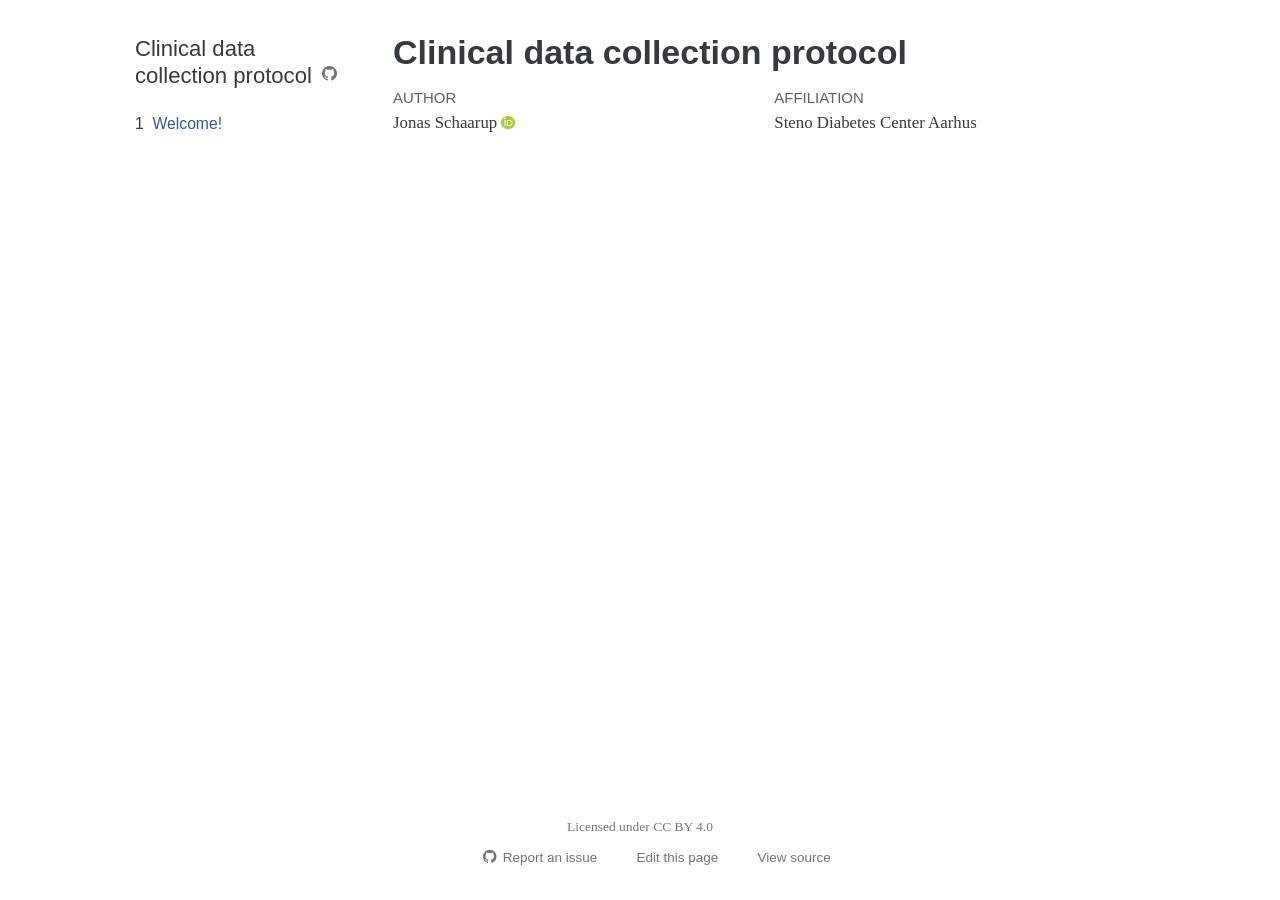
<file: index.html>
<!DOCTYPE html>
<html xmlns="http://www.w3.org/1999/xhtml" lang="en" xml:lang="en"><head>

<meta charset="utf-8">
<meta name="generator" content="quarto-1.9.38">

<meta name="viewport" content="width=device-width, initial-scale=1.0, user-scalable=yes">

<meta name="author" content="Jonas Schaarup">

<title>Clinical data collection protocol</title>
<style>
/* Default styles provided by pandoc.
** See https://pandoc.org/MANUAL.html#variables-for-html for config info.
*/
code{white-space: pre-wrap;}
span.smallcaps{font-variant: small-caps;}
div.columns{display: flex; gap: min(4vw, 1.5em);}
div.column{flex: auto; overflow-x: auto;}
div.hanging-indent{margin-left: 1.5em; text-indent: -1.5em;}
ul.task-list{list-style: none;}
ul.task-list li input[type="checkbox"] {
  width: 0.8em;
  margin: 0 0.8em 0.2em -1em; /* quarto-specific, see https://github.com/quarto-dev/quarto-cli/issues/4556 */ 
  vertical-align: middle;
}
</style>


<script src="site_libs/quarto-nav/quarto-nav.js"></script>
<script src="site_libs/quarto-nav/headroom.min.js"></script>
<script src="site_libs/clipboard/clipboard.min.js"></script>
<script src="site_libs/quarto-search/autocomplete.umd.js"></script>
<script src="site_libs/quarto-search/fuse.min.js"></script>
<script src="site_libs/quarto-search/quarto-search.js"></script>
<meta name="quarto:offset" content="./">
<script src="site_libs/quarto-html/quarto.js" type="module"></script>
<script src="site_libs/quarto-html/tabsets/tabsets.js" type="module"></script>
<script src="site_libs/quarto-html/popper.min.js"></script>
<script src="site_libs/quarto-html/tippy.umd.min.js"></script>
<script src="site_libs/quarto-html/anchor.min.js"></script>
<link href="site_libs/quarto-html/tippy.css" rel="stylesheet">
<link href="site_libs/quarto-html/quarto-syntax-highlighting-15634bcf2e68342d4ad2dfa704d543f6.css" rel="stylesheet" id="quarto-text-highlighting-styles">
<script src="site_libs/bootstrap/bootstrap.min.js"></script>
<link href="site_libs/bootstrap/bootstrap-icons.css" rel="stylesheet">
<link href="site_libs/bootstrap/bootstrap-41365d3d4228db3de44a4258352587a3.min.css" rel="stylesheet" append-hash="true" id="quarto-bootstrap" data-mode="light">
<script id="quarto-search-options" type="application/json">{
  "location": "navbar",
  "copy-button": false,
  "collapse-after": 3,
  "panel-placement": "end",
  "type": "textbox",
  "limit": 50,
  "keyboard-shortcut": [
    "f",
    "/",
    "s"
  ],
  "language": {
    "search-no-results-text": "No results",
    "search-matching-documents-text": "matching documents",
    "search-copy-link-title": "Copy link to search",
    "search-hide-matches-text": "Hide additional matches",
    "search-more-match-text": "more match in this document",
    "search-more-matches-text": "more matches in this document",
    "search-clear-button-title": "Clear",
    "search-text-placeholder": "",
    "search-detached-cancel-button-title": "Cancel",
    "search-submit-button-title": "Submit",
    "search-label": "Search"
  }
}</script>


</head>

<body class="nav-sidebar floating fullcontent quarto-light">

<div id="quarto-search-results"></div>
  <header id="quarto-header" class="headroom fixed-top">
  <nav class="quarto-secondary-nav">
    <div class="container-fluid d-flex">
      <button type="button" class="quarto-btn-toggle btn" data-bs-toggle="collapse" role="button" data-bs-target=".quarto-sidebar-collapse-item" aria-controls="quarto-sidebar" aria-expanded="false" aria-label="Toggle sidebar navigation" onclick="if (window.quartoToggleHeadroom) { window.quartoToggleHeadroom(); }">
        <i class="bi bi-layout-text-sidebar-reverse"></i>
      </button>
        <nav class="quarto-page-breadcrumbs" aria-label="breadcrumb"><ol class="breadcrumb"><li class="breadcrumb-item"><a href="./index.html"><span class="chapter-number">1</span>&nbsp; <span class="chapter-title">Welcome!</span></a></li></ol></nav>
        <a class="flex-grow-1" role="navigation" data-bs-toggle="collapse" data-bs-target=".quarto-sidebar-collapse-item" aria-controls="quarto-sidebar" aria-expanded="false" aria-label="Toggle sidebar navigation" onclick="if (window.quartoToggleHeadroom) { window.quartoToggleHeadroom(); }">      
        </a>
    </div>
  </nav>
</header>
<!-- content -->
<div id="quarto-content" class="quarto-container page-columns page-rows-contents page-layout-article">
<!-- sidebar -->
  <nav id="quarto-sidebar" class="sidebar collapse collapse-horizontal quarto-sidebar-collapse-item sidebar-navigation floating overflow-auto">
    <div class="pt-lg-2 mt-2 text-left sidebar-header">
    <div class="sidebar-title mb-0 py-0">
      <a href="./">Clinical data collection protocol</a> 
        <div class="sidebar-tools-main">
    <a href="https://github.com/dp-next/wp3-d-clin-protocol" title="Source Code" class="quarto-navigation-tool px-1" aria-label="Source Code"><i class="bi bi-github"></i></a>
</div>
    </div>
      </div>
    <div class="sidebar-menu-container"> 
    <ul class="list-unstyled mt-1">
        <li class="sidebar-item">
  <div class="sidebar-item-container"> 
  <a href="./index.html" class="sidebar-item-text sidebar-link active">
 <span class="menu-text"><span class="chapter-number">1</span>&nbsp; <span class="chapter-title">Welcome!</span></span></a>
  </div>
</li>
    </ul>
    </div>
</nav>
<div id="quarto-sidebar-glass" class="quarto-sidebar-collapse-item" data-bs-toggle="collapse" data-bs-target=".quarto-sidebar-collapse-item"></div>
<!-- margin-sidebar -->
    
<!-- main -->
<main class="content" id="quarto-document-content">

<header id="title-block-header" class="quarto-title-block default">
<div class="quarto-title">
<h1 class="title">Clinical data collection protocol</h1>
</div>


<div class="quarto-title-meta-author">
  <div class="quarto-title-meta-heading">Author</div>
  <div class="quarto-title-meta-heading">Affiliation</div>
  
    <div class="quarto-title-meta-contents">
    <p class="author">Jonas Schaarup <a href="https://orcid.org/0000-0002-7209-2675" class="quarto-title-author-orcid"> <img src="[data-uri]"></a></p>
  </div>
  <div class="quarto-title-meta-contents">
        <p class="affiliation">
            Steno Diabetes Center Aarhus
          </p>
      </div>
  </div>

<div class="quarto-title-meta">

      
  
    
  </div>
  


</header>





</main> <!-- /main -->
<script id="quarto-html-after-body" type="application/javascript">
  window.document.addEventListener("DOMContentLoaded", function (event) {
    const icon = "";
    const anchorJS = new window.AnchorJS();
    anchorJS.options = {
      placement: 'right',
      icon: icon
    };
    anchorJS.add('.anchored');
    const isCodeAnnotation = (el) => {
      for (const clz of el.classList) {
        if (clz.startsWith('code-annotation-')) {                     
          return true;
        }
      }
      return false;
    }
    const onCopySuccess = function(e) {
      // button target
      const button = e.trigger;
      // don't keep focus
      button.blur();
      // flash "checked"
      button.classList.add('code-copy-button-checked');
      var currentTitle = button.getAttribute("title");
      button.setAttribute("title", "Copied!");
      let tooltip;
      if (window.bootstrap) {
        button.setAttribute("data-bs-toggle", "tooltip");
        button.setAttribute("data-bs-placement", "left");
        button.setAttribute("data-bs-title", "Copied!");
        tooltip = new bootstrap.Tooltip(button, 
          { trigger: "manual", 
            customClass: "code-copy-button-tooltip",
            offset: [0, -8]});
        tooltip.show();    
      }
      setTimeout(function() {
        if (tooltip) {
          tooltip.hide();
          button.removeAttribute("data-bs-title");
          button.removeAttribute("data-bs-toggle");
          button.removeAttribute("data-bs-placement");
        }
        button.setAttribute("title", currentTitle);
        button.classList.remove('code-copy-button-checked');
      }, 1000);
      // clear code selection
      e.clearSelection();
    }
    const getTextToCopy = function(trigger) {
      const outerScaffold = trigger.parentElement.cloneNode(true);
      const codeEl = outerScaffold.querySelector('code');
      for (const childEl of codeEl.children) {
        if (isCodeAnnotation(childEl)) {
          childEl.remove();
        }
      }
      return codeEl.innerText;
    }
    const clipboard = new window.ClipboardJS('.code-copy-button:not([data-in-quarto-modal])', {
      text: getTextToCopy
    });
    clipboard.on('success', onCopySuccess);
    if (window.document.getElementById('quarto-embedded-source-code-modal')) {
      const clipboardModal = new window.ClipboardJS('.code-copy-button[data-in-quarto-modal]', {
        text: getTextToCopy,
        container: window.document.getElementById('quarto-embedded-source-code-modal')
      });
      clipboardModal.on('success', onCopySuccess);
    }
      var localhostRegex = new RegExp(/^(?:http|https):\/\/localhost\:?[0-9]*\//);
      var mailtoRegex = new RegExp(/^mailto:/);
        var filterRegex = new RegExp("https:\/\/dp-next\.github\.io\/wp3-d-clin-protocol\/");
      var isInternal = (href) => {
          return filterRegex.test(href) || localhostRegex.test(href) || mailtoRegex.test(href);
      }
      // Inspect non-navigation links and adorn them if external
     var links = window.document.querySelectorAll('a[href]:not(.nav-link):not(.navbar-brand):not(.toc-action):not(.sidebar-link):not(.sidebar-item-toggle):not(.pagination-link):not(.no-external):not([aria-hidden]):not(.dropdown-item):not(.quarto-navigation-tool):not(.about-link)');
      for (var i=0; i<links.length; i++) {
        const link = links[i];
        if (!isInternal(link.href)) {
          // undo the damage that might have been done by quarto-nav.js in the case of
          // links that we want to consider external
          if (link.dataset.originalHref !== undefined) {
            link.href = link.dataset.originalHref;
          }
        }
      }
    function tippyHover(el, contentFn, onTriggerFn, onUntriggerFn) {
      const config = {
        allowHTML: true,
        maxWidth: 500,
        delay: 100,
        arrow: false,
        appendTo: function(el) {
            return el.parentElement;
        },
        interactive: true,
        interactiveBorder: 10,
        theme: 'quarto',
        placement: 'bottom-start',
      };
      if (contentFn) {
        config.content = contentFn;
      }
      if (onTriggerFn) {
        config.onTrigger = onTriggerFn;
      }
      if (onUntriggerFn) {
        config.onUntrigger = onUntriggerFn;
      }
      window.tippy(el, config); 
    }
    const noterefs = window.document.querySelectorAll('a[role="doc-noteref"]');
    for (var i=0; i<noterefs.length; i++) {
      const ref = noterefs[i];
      tippyHover(ref, function() {
        // use id or data attribute instead here
        let href = ref.getAttribute('data-footnote-href') || ref.getAttribute('href');
        try { href = new URL(href).hash; } catch {}
        const id = href.replace(/^#\/?/, "");
        const note = window.document.getElementById(id);
        if (note) {
          return note.innerHTML;
        } else {
          return "";
        }
      });
    }
    const xrefs = window.document.querySelectorAll('a.quarto-xref');
    const processXRef = (id, note) => {
      // Strip column container classes
      const stripColumnClz = (el) => {
        el.classList.remove("page-full", "page-columns");
        if (el.children) {
          for (const child of el.children) {
            stripColumnClz(child);
          }
        }
      }
      stripColumnClz(note)
      if (id === null || id.startsWith('sec-')) {
        // Special case sections, only their first couple elements
        const container = document.createElement("div");
        if (note.children && note.children.length > 2) {
          container.appendChild(note.children[0].cloneNode(true));
          for (let i = 1; i < note.children.length; i++) {
            const child = note.children[i];
            if (child.tagName === "P" && child.innerText === "") {
              continue;
            } else {
              container.appendChild(child.cloneNode(true));
              break;
            }
          }
          if (window.Quarto?.typesetMath) {
            window.Quarto.typesetMath(container);
          }
          return container.innerHTML
        } else {
          if (window.Quarto?.typesetMath) {
            window.Quarto.typesetMath(note);
          }
          return note.innerHTML;
        }
      } else {
        // Remove any anchor links if they are present
        const anchorLink = note.querySelector('a.anchorjs-link');
        if (anchorLink) {
          anchorLink.remove();
        }
        if (window.Quarto?.typesetMath) {
          window.Quarto.typesetMath(note);
        }
        if (note.classList.contains("callout")) {
          return note.outerHTML;
        } else {
          return note.innerHTML;
        }
      }
    }
    for (var i=0; i<xrefs.length; i++) {
      const xref = xrefs[i];
      tippyHover(xref, undefined, function(instance) {
        instance.disable();
        let url = xref.getAttribute('href');
        let hash = undefined; 
        if (url.startsWith('#')) {
          hash = url;
        } else {
          try { hash = new URL(url).hash; } catch {}
        }
        if (hash) {
          const id = hash.replace(/^#\/?/, "");
          const note = window.document.getElementById(id);
          if (note !== null) {
            try {
              const html = processXRef(id, note.cloneNode(true));
              instance.setContent(html);
            } finally {
              instance.enable();
              instance.show();
            }
          } else {
            // See if we can fetch this
            fetch(url.split('#')[0])
            .then(res => res.text())
            .then(html => {
              const parser = new DOMParser();
              const htmlDoc = parser.parseFromString(html, "text/html");
              const note = htmlDoc.getElementById(id);
              if (note !== null) {
                const html = processXRef(id, note);
                instance.setContent(html);
              } 
            }).finally(() => {
              instance.enable();
              instance.show();
            });
          }
        } else {
          // See if we can fetch a full url (with no hash to target)
          // This is a special case and we should probably do some content thinning / targeting
          fetch(url)
          .then(res => res.text())
          .then(html => {
            const parser = new DOMParser();
            const htmlDoc = parser.parseFromString(html, "text/html");
            const note = htmlDoc.querySelector('main.content');
            if (note !== null) {
              // This should only happen for chapter cross references
              // (since there is no id in the URL)
              // remove the first header
              if (note.children.length > 0 && note.children[0].tagName === "HEADER") {
                note.children[0].remove();
              }
              const html = processXRef(null, note);
              instance.setContent(html);
            } 
          }).finally(() => {
            instance.enable();
            instance.show();
          });
        }
      }, function(instance) {
      });
    }
        let selectedAnnoteEl;
        const selectorForAnnotation = ( cell, annotation) => {
          let cellAttr = 'data-code-cell="' + cell + '"';
          let lineAttr = 'data-code-annotation="' +  annotation + '"';
          const selector = 'span[' + cellAttr + '][' + lineAttr + ']';
          return selector;
        }
        const selectCodeLines = (annoteEl) => {
          const doc = window.document;
          const targetCell = annoteEl.getAttribute("data-target-cell");
          const targetAnnotation = annoteEl.getAttribute("data-target-annotation");
          const annoteSpan = window.document.querySelector(selectorForAnnotation(targetCell, targetAnnotation));
          const lines = annoteSpan.getAttribute("data-code-lines").split(",");
          const lineIds = lines.map((line) => {
            return targetCell + "-" + line;
          })
          let top = null;
          let height = null;
          let parent = null;
          if (lineIds.length > 0) {
              //compute the position of the single el (top and bottom and make a div)
              const el = window.document.getElementById(lineIds[0]);
              top = el.offsetTop;
              height = el.offsetHeight;
              parent = el.parentElement.parentElement;
            if (lineIds.length > 1) {
              const lastEl = window.document.getElementById(lineIds[lineIds.length - 1]);
              const bottom = lastEl.offsetTop + lastEl.offsetHeight;
              height = bottom - top;
            }
            if (top !== null && height !== null && parent !== null) {
              // cook up a div (if necessary) and position it 
              let div = window.document.getElementById("code-annotation-line-highlight");
              if (div === null) {
                div = window.document.createElement("div");
                div.setAttribute("id", "code-annotation-line-highlight");
                div.style.position = 'absolute';
                parent.appendChild(div);
              }
              div.style.top = top - 2 + "px";
              div.style.height = height + 4 + "px";
              div.style.left = 0;
              let gutterDiv = window.document.getElementById("code-annotation-line-highlight-gutter");
              if (gutterDiv === null) {
                gutterDiv = window.document.createElement("div");
                gutterDiv.setAttribute("id", "code-annotation-line-highlight-gutter");
                gutterDiv.style.position = 'absolute';
                const codeCell = window.document.getElementById(targetCell);
                const gutter = codeCell.querySelector('.code-annotation-gutter');
                gutter.appendChild(gutterDiv);
              }
              gutterDiv.style.top = top - 2 + "px";
              gutterDiv.style.height = height + 4 + "px";
            }
            selectedAnnoteEl = annoteEl;
          }
        };
        const unselectCodeLines = () => {
          const elementsIds = ["code-annotation-line-highlight", "code-annotation-line-highlight-gutter"];
          elementsIds.forEach((elId) => {
            const div = window.document.getElementById(elId);
            if (div) {
              div.remove();
            }
          });
          selectedAnnoteEl = undefined;
        };
          // Handle positioning of the toggle
      window.addEventListener(
        "resize",
        throttle(() => {
          elRect = undefined;
          if (selectedAnnoteEl) {
            selectCodeLines(selectedAnnoteEl);
          }
        }, 10)
      );
      function throttle(fn, ms) {
      let throttle = false;
      let timer;
        return (...args) => {
          if(!throttle) { // first call gets through
              fn.apply(this, args);
              throttle = true;
          } else { // all the others get throttled
              if(timer) clearTimeout(timer); // cancel #2
              timer = setTimeout(() => {
                fn.apply(this, args);
                timer = throttle = false;
              }, ms);
          }
        };
      }
        // Attach click handler to the DT
        const annoteDls = window.document.querySelectorAll('dt[data-target-cell]');
        for (const annoteDlNode of annoteDls) {
          annoteDlNode.addEventListener('click', (event) => {
            const clickedEl = event.target;
            if (clickedEl !== selectedAnnoteEl) {
              unselectCodeLines();
              const activeEl = window.document.querySelector('dt[data-target-cell].code-annotation-active');
              if (activeEl) {
                activeEl.classList.remove('code-annotation-active');
              }
              selectCodeLines(clickedEl);
              clickedEl.classList.add('code-annotation-active');
            } else {
              // Unselect the line
              unselectCodeLines();
              clickedEl.classList.remove('code-annotation-active');
            }
          });
        }
    const findCites = (el) => {
      const parentEl = el.parentElement;
      if (parentEl) {
        const cites = parentEl.dataset.cites;
        if (cites) {
          return {
            el,
            cites: cites.split(' ')
          };
        } else {
          return findCites(el.parentElement)
        }
      } else {
        return undefined;
      }
    };
    var bibliorefs = window.document.querySelectorAll('a[role="doc-biblioref"]');
    for (var i=0; i<bibliorefs.length; i++) {
      const ref = bibliorefs[i];
      const citeInfo = findCites(ref);
      if (citeInfo) {
        tippyHover(citeInfo.el, function() {
          var popup = window.document.createElement('div');
          citeInfo.cites.forEach(function(cite) {
            var citeDiv = window.document.createElement('div');
            citeDiv.classList.add('hanging-indent');
            citeDiv.classList.add('csl-entry');
            var biblioDiv = window.document.getElementById('ref-' + cite);
            if (biblioDiv) {
              citeDiv.innerHTML = biblioDiv.innerHTML;
            }
            popup.appendChild(citeDiv);
          });
          return popup.innerHTML;
        });
      }
    }
  });
  </script>
</div> <!-- /content -->
<footer class="footer">
  <div class="nav-footer">
    <div class="nav-footer-left">
      &nbsp;
    </div>   
    <div class="nav-footer-center">
      <ul class="footer-items list-unstyled">
    <li class="nav-item">
    <a class="nav-link" href="./LICENSE.html">
<p>Licensed under CC BY 4.0</p>
</a>
  </li>  
</ul>
    <div class="toc-actions"><ul><li><a href="https://github.com/dp-next/wp3-d-clin-protocol/issues/new" class="toc-action"><i class="bi bi-github"></i>Report an issue</a></li><li><a href="https://github.com/dp-next/wp3-d-clin-protocol/edit/main/index.qmd" class="toc-action"><i class="bi empty"></i>Edit this page</a></li><li><a href="https://github.com/dp-next/wp3-d-clin-protocol/blob/main/index.qmd" class="toc-action"><i class="bi empty"></i>View source</a></li></ul></div></div>
    <div class="nav-footer-right">
      &nbsp;
    </div>
  </div>
</footer>




</body></html>
</file>
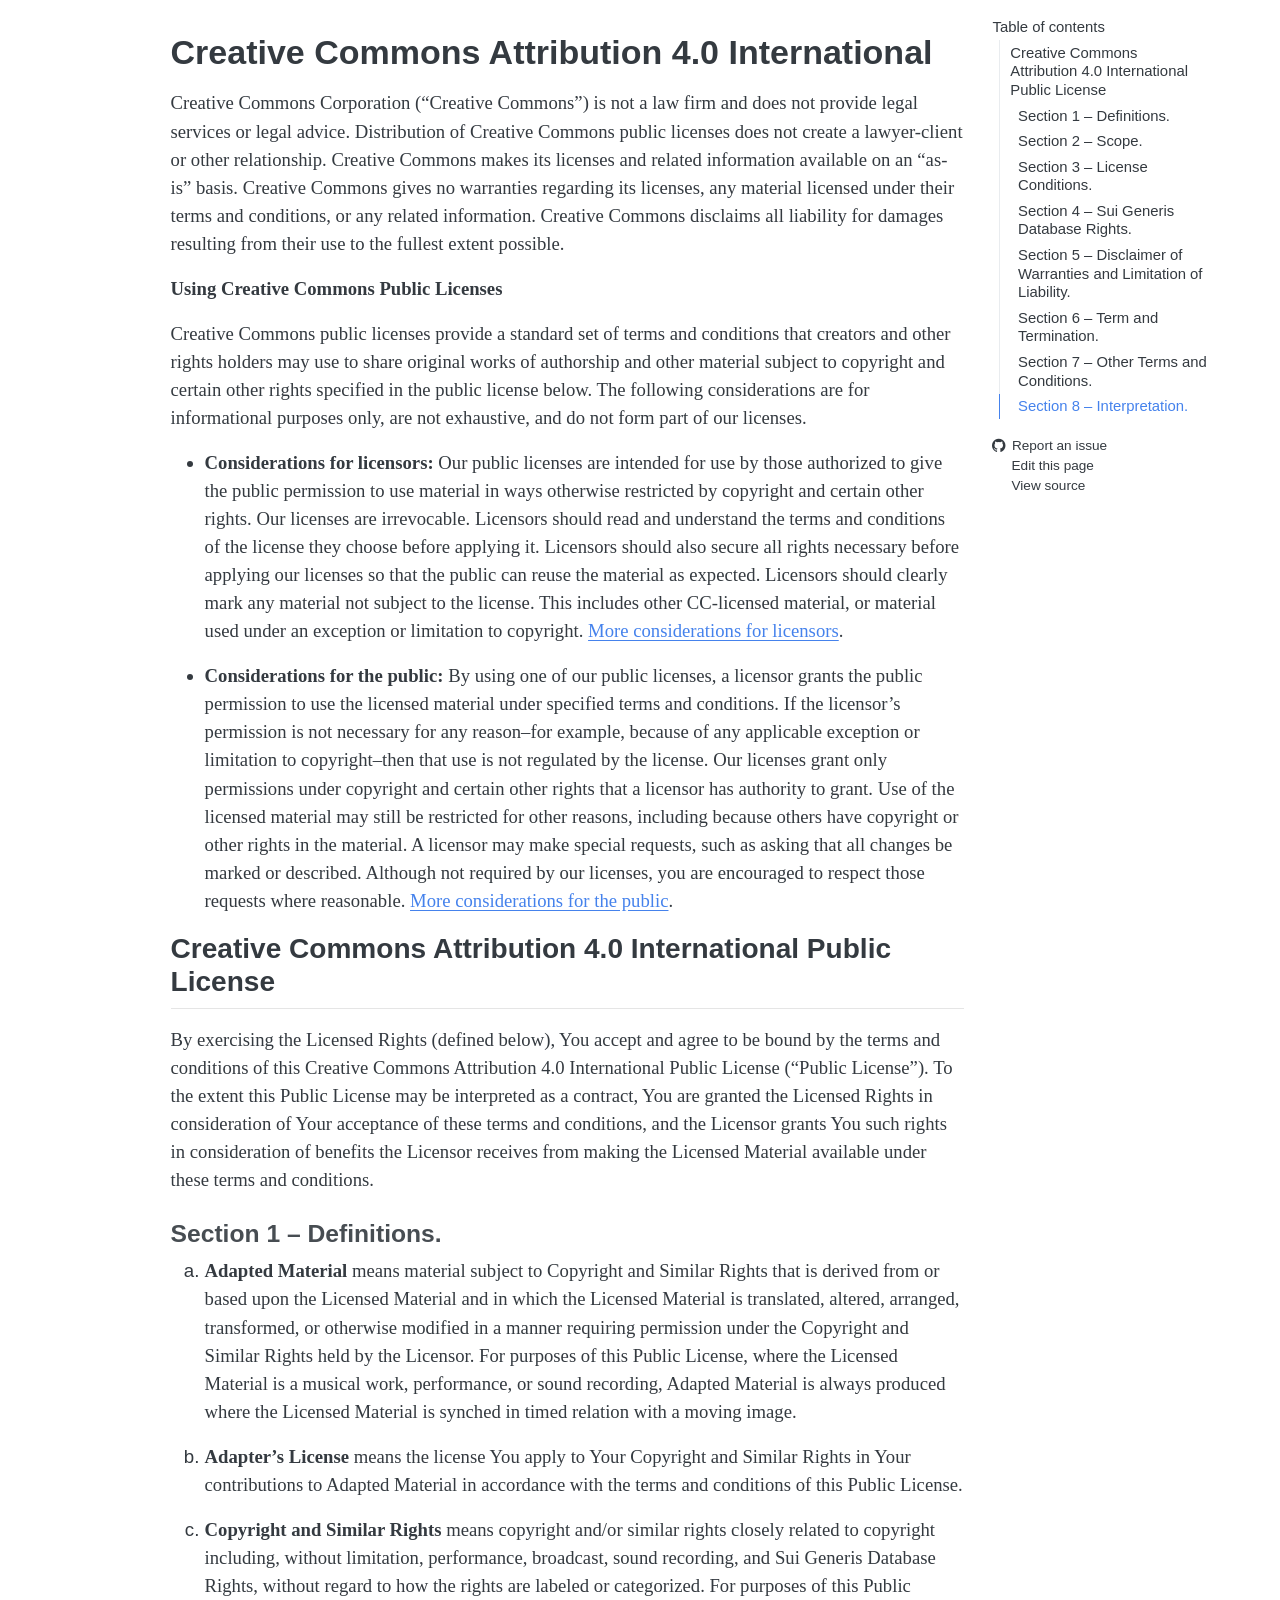
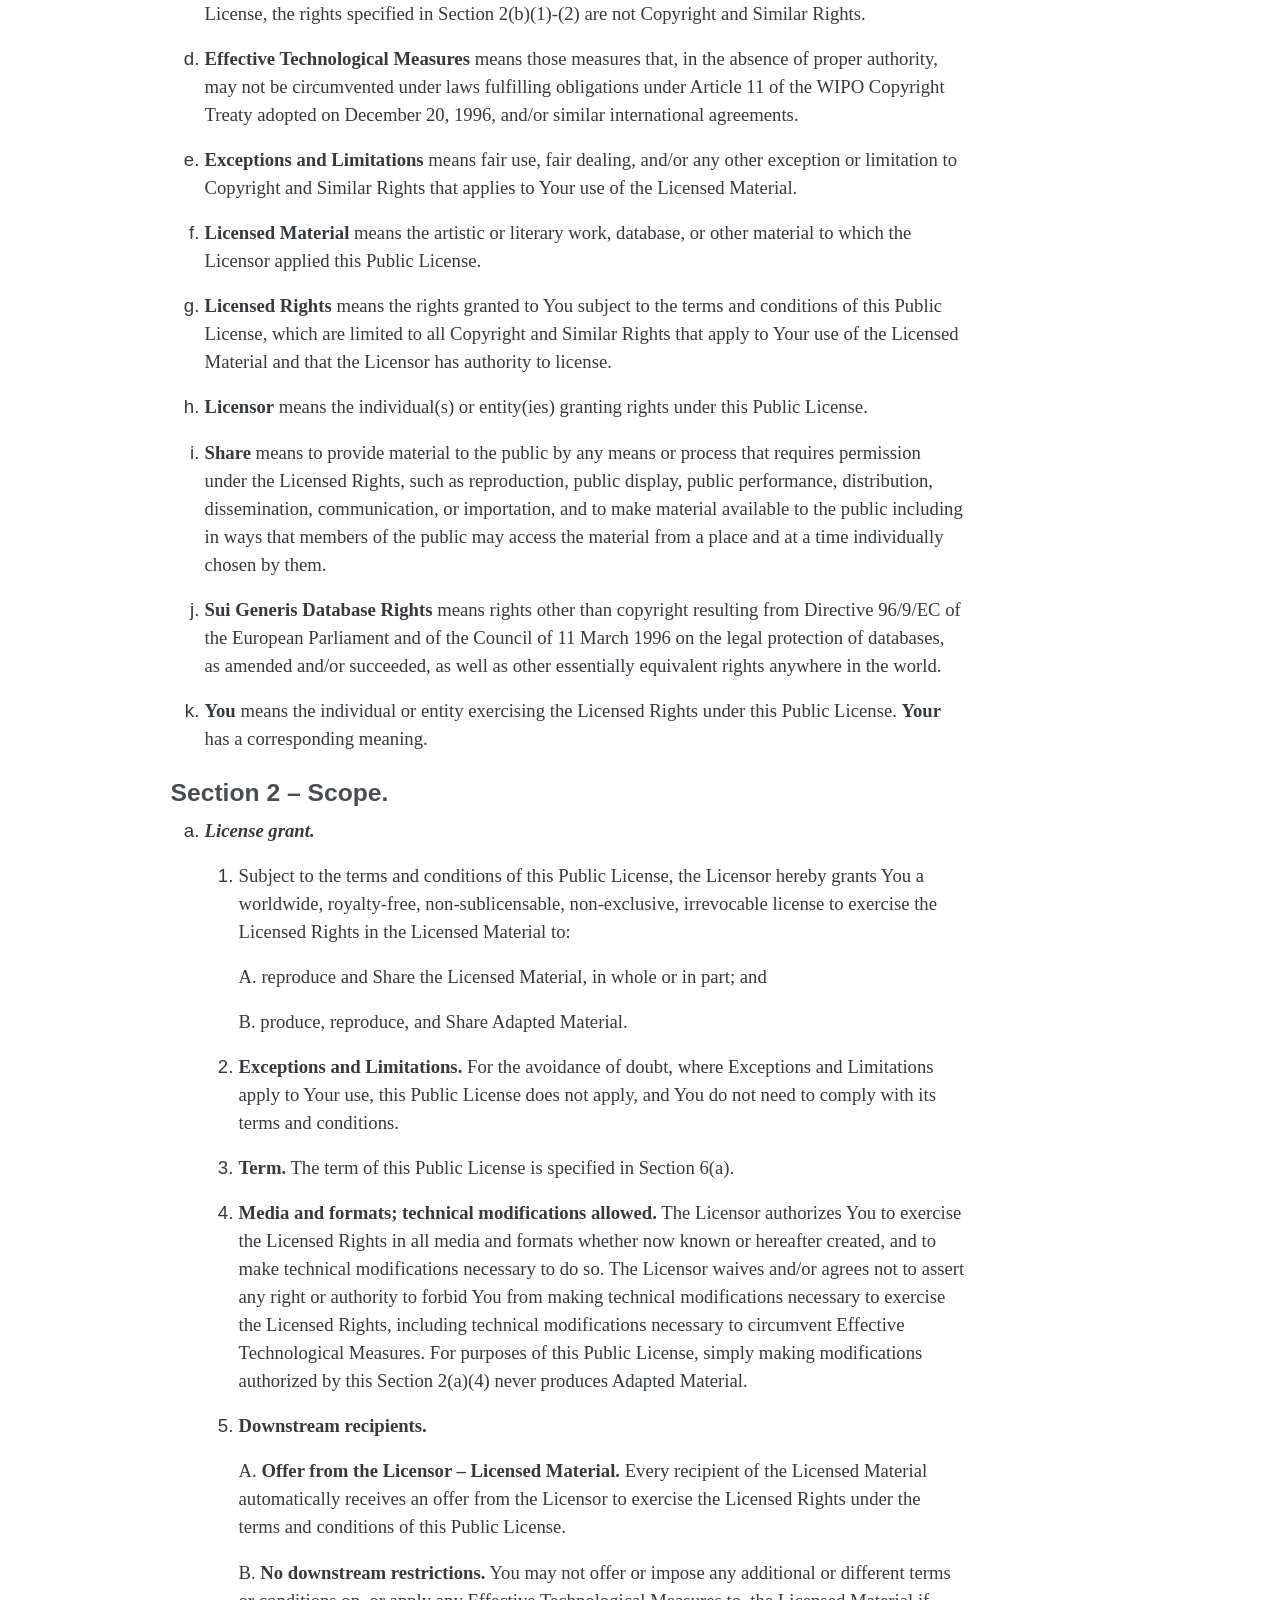
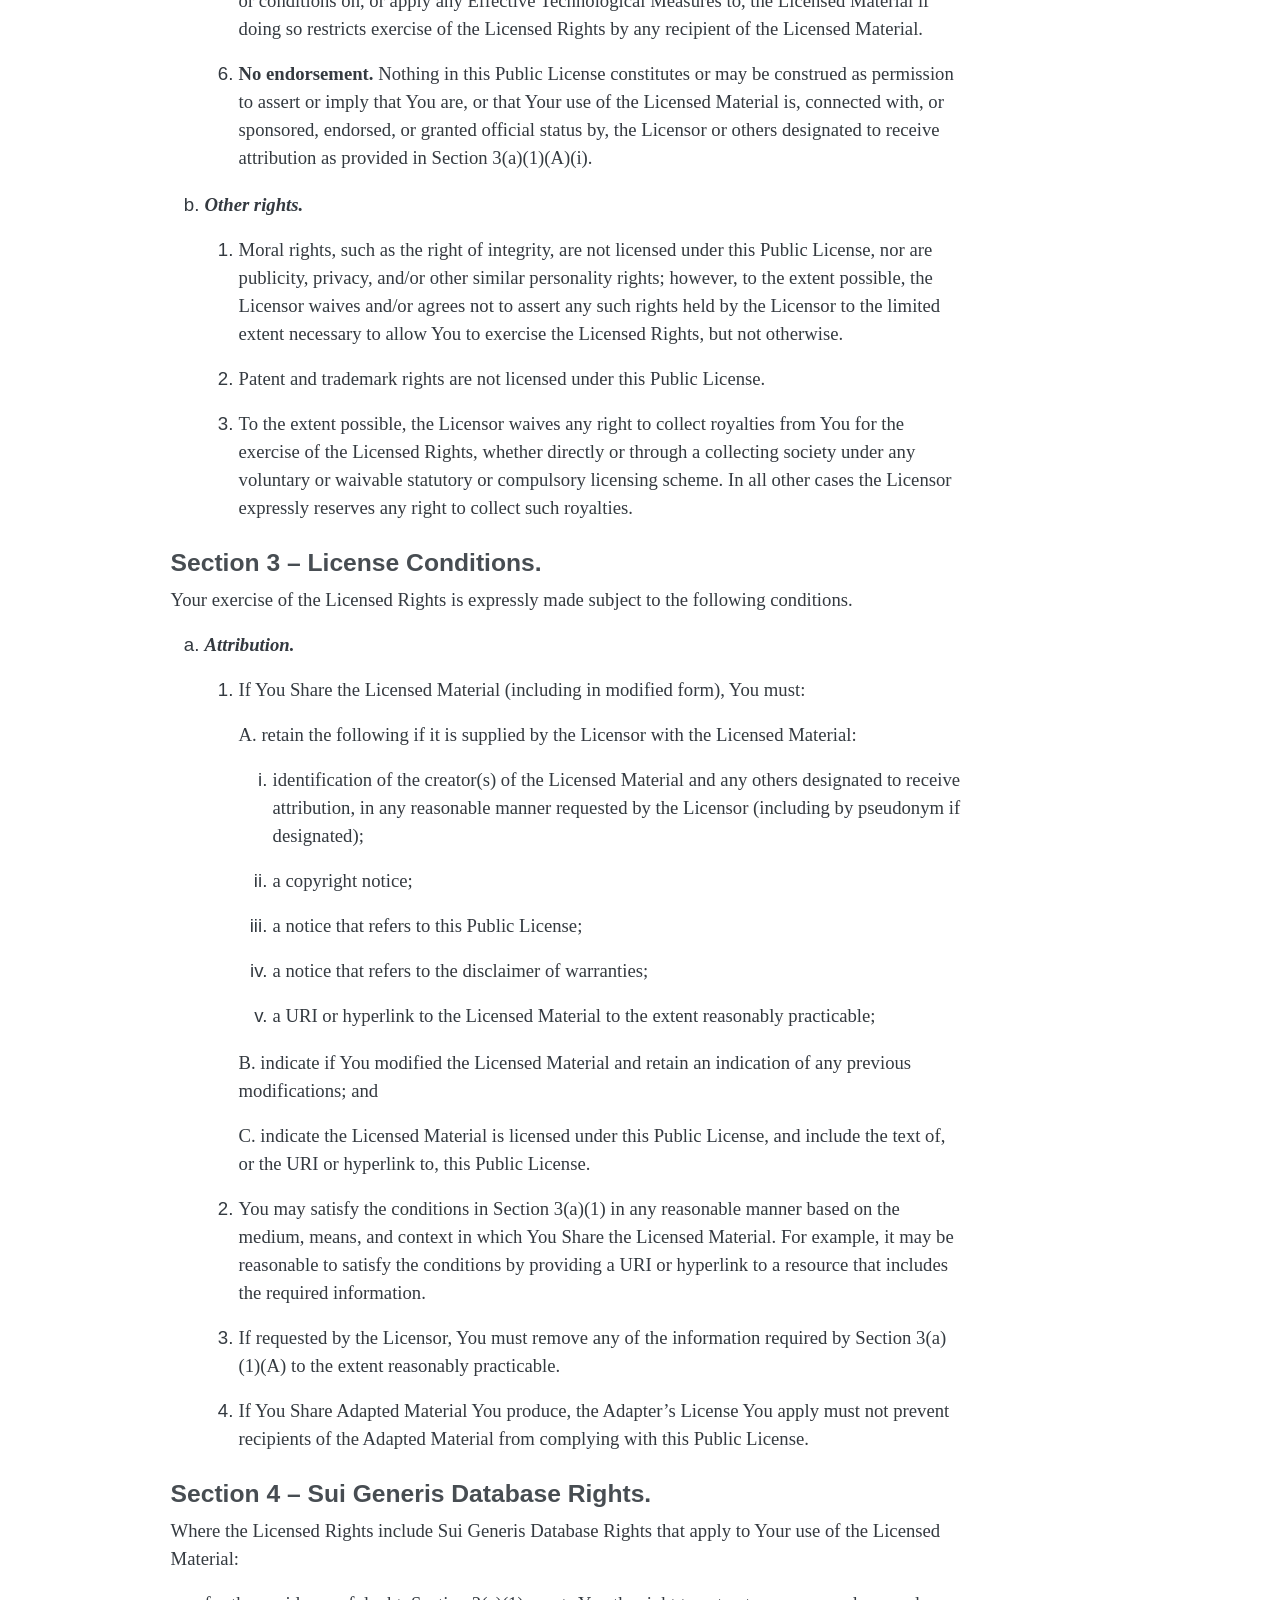
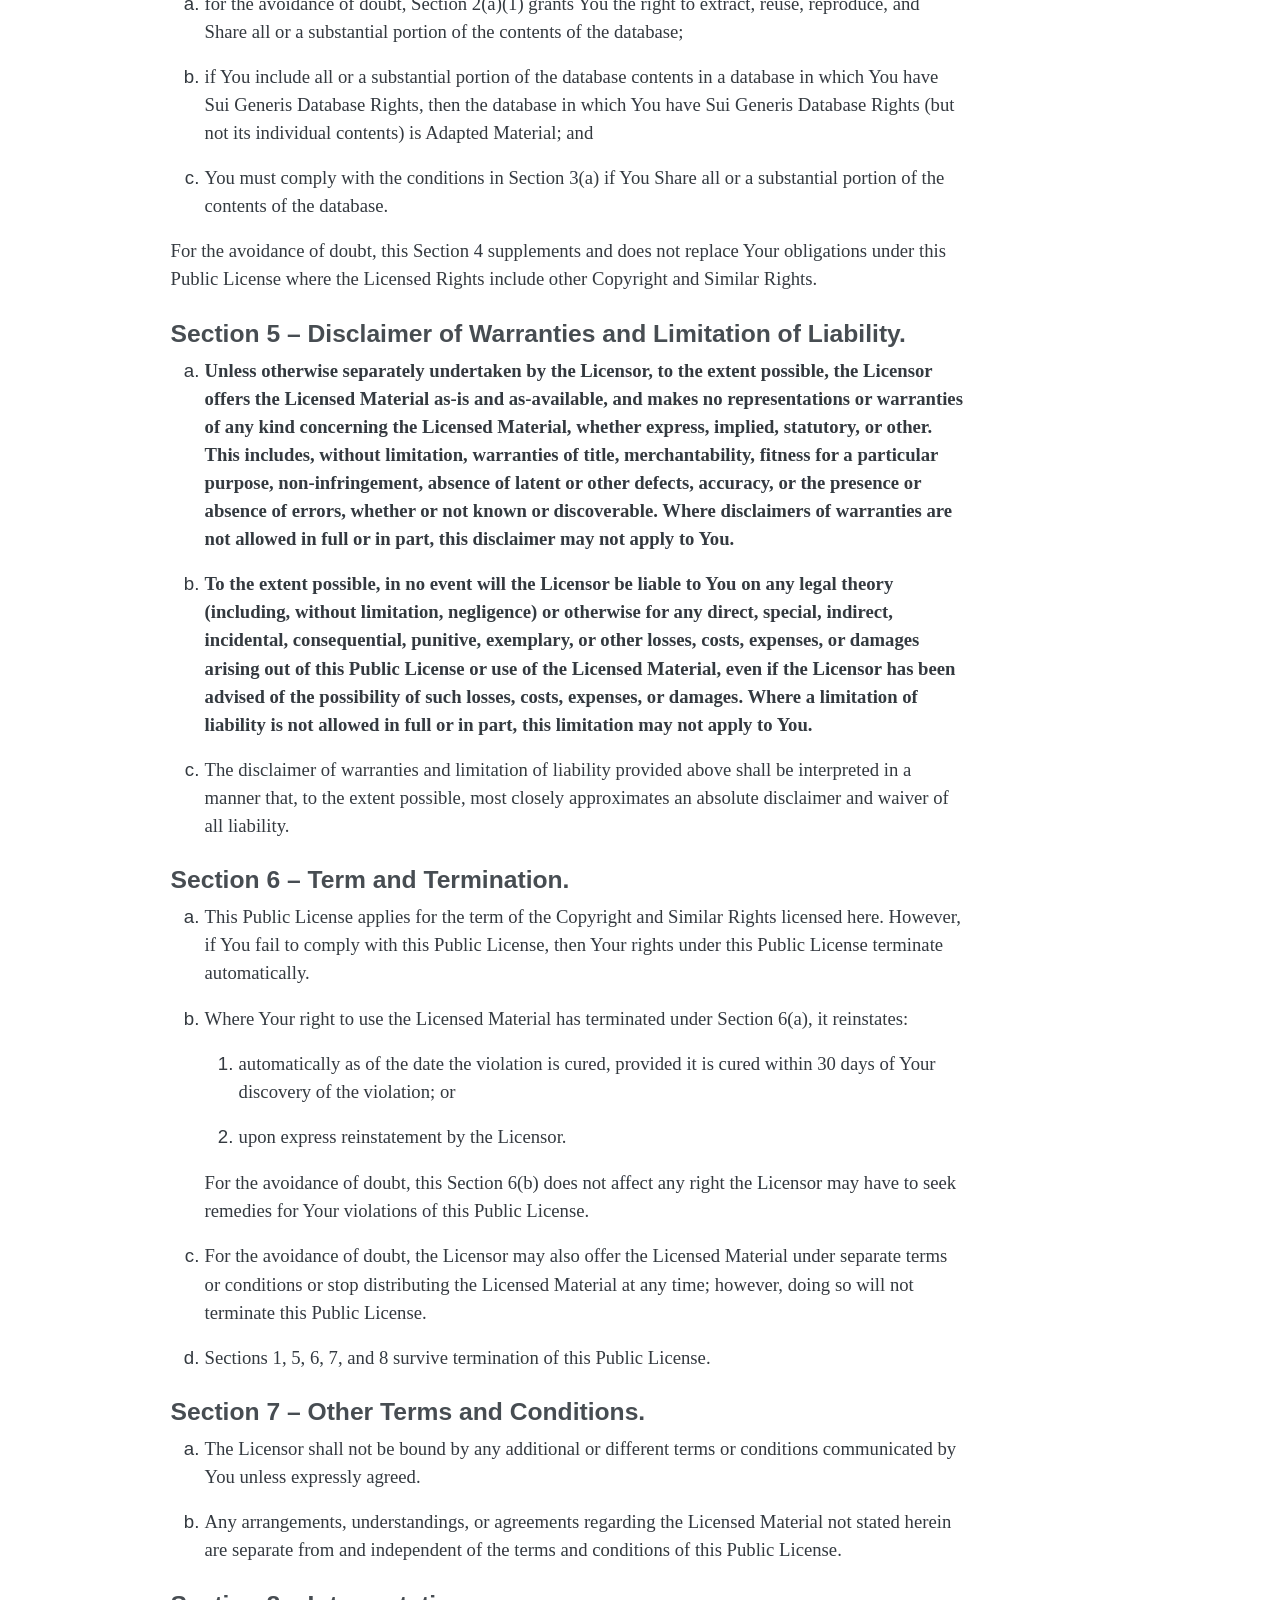
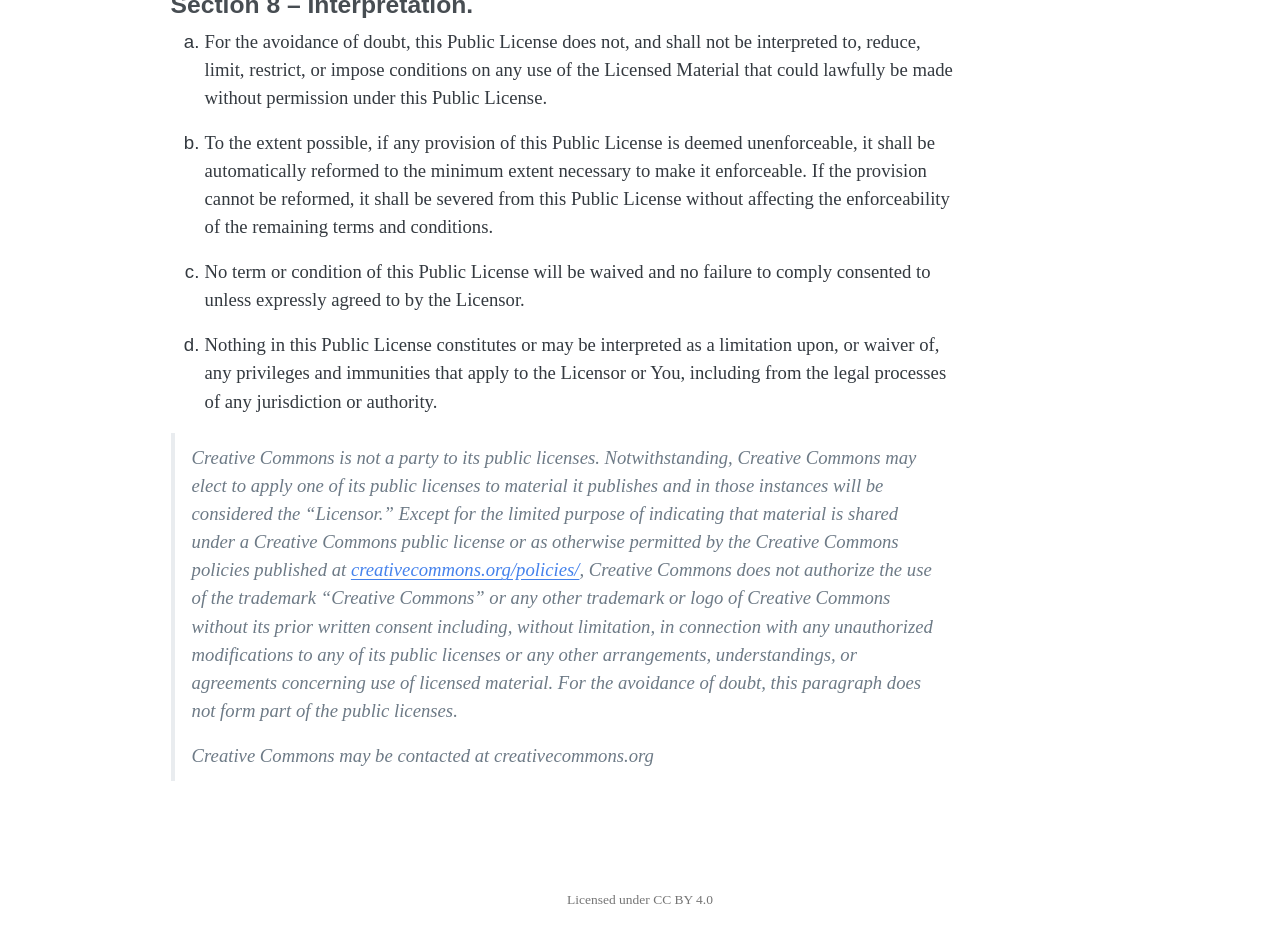
<file: LICENSE.html>
<!DOCTYPE html>
<html xmlns="http://www.w3.org/1999/xhtml" lang="en" xml:lang="en"><head>

<meta charset="utf-8">
<meta name="generator" content="quarto-1.9.38">

<meta name="viewport" content="width=device-width, initial-scale=1.0, user-scalable=yes">


<title>Creative Commons Attribution 4.0 International – Clinical data collection protocol</title>
<style>
/* Default styles provided by pandoc.
** See https://pandoc.org/MANUAL.html#variables-for-html for config info.
*/
code{white-space: pre-wrap;}
span.smallcaps{font-variant: small-caps;}
div.columns{display: flex; gap: min(4vw, 1.5em);}
div.column{flex: auto; overflow-x: auto;}
div.hanging-indent{margin-left: 1.5em; text-indent: -1.5em;}
ul.task-list{list-style: none;}
ul.task-list li input[type="checkbox"] {
  width: 0.8em;
  margin: 0 0.8em 0.2em -1em; /* quarto-specific, see https://github.com/quarto-dev/quarto-cli/issues/4556 */ 
  vertical-align: middle;
}
</style>


<script src="site_libs/quarto-nav/quarto-nav.js"></script>
<script src="site_libs/quarto-nav/headroom.min.js"></script>
<script src="site_libs/clipboard/clipboard.min.js"></script>
<script src="site_libs/quarto-search/autocomplete.umd.js"></script>
<script src="site_libs/quarto-search/fuse.min.js"></script>
<script src="site_libs/quarto-search/quarto-search.js"></script>
<meta name="quarto:offset" content="./">
<script src="site_libs/quarto-html/quarto.js" type="module"></script>
<script src="site_libs/quarto-html/tabsets/tabsets.js" type="module"></script>
<script src="site_libs/quarto-html/popper.min.js"></script>
<script src="site_libs/quarto-html/tippy.umd.min.js"></script>
<script src="site_libs/quarto-html/anchor.min.js"></script>
<link href="site_libs/quarto-html/tippy.css" rel="stylesheet">
<link href="site_libs/quarto-html/quarto-syntax-highlighting-15634bcf2e68342d4ad2dfa704d543f6.css" rel="stylesheet" id="quarto-text-highlighting-styles">
<script src="site_libs/bootstrap/bootstrap.min.js"></script>
<link href="site_libs/bootstrap/bootstrap-icons.css" rel="stylesheet">
<link href="site_libs/bootstrap/bootstrap-41365d3d4228db3de44a4258352587a3.min.css" rel="stylesheet" append-hash="true" id="quarto-bootstrap" data-mode="light">
<script id="quarto-search-options" type="application/json">{
  "location": "navbar",
  "copy-button": false,
  "collapse-after": 3,
  "panel-placement": "end",
  "type": "textbox",
  "limit": 50,
  "keyboard-shortcut": [
    "f",
    "/",
    "s"
  ],
  "language": {
    "search-no-results-text": "No results",
    "search-matching-documents-text": "matching documents",
    "search-copy-link-title": "Copy link to search",
    "search-hide-matches-text": "Hide additional matches",
    "search-more-match-text": "more match in this document",
    "search-more-matches-text": "more matches in this document",
    "search-clear-button-title": "Clear",
    "search-text-placeholder": "",
    "search-detached-cancel-button-title": "Cancel",
    "search-submit-button-title": "Submit",
    "search-label": "Search"
  }
}</script>


</head>

<body class="quarto-light">

<div id="quarto-search-results"></div>
<!-- content -->
<div id="quarto-content" class="quarto-container page-columns page-rows-contents page-layout-article">
<!-- sidebar -->
<!-- margin-sidebar -->
    <div id="quarto-margin-sidebar" class="sidebar margin-sidebar">
        <nav id="TOC" role="doc-toc" class="toc-active">
    <h2 id="toc-title">Table of contents</h2>
   
  <ul>
  <li><a href="#creative-commons-attribution-4.0-international-public-license" id="toc-creative-commons-attribution-4.0-international-public-license" class="nav-link active" data-scroll-target="#creative-commons-attribution-4.0-international-public-license">Creative Commons Attribution 4.0 International Public License</a>
  <ul class="collapse">
  <li><a href="#section-1-definitions." id="toc-section-1-definitions." class="nav-link" data-scroll-target="#section-1-definitions.">Section 1 – Definitions.</a></li>
  <li><a href="#section-2-scope." id="toc-section-2-scope." class="nav-link" data-scroll-target="#section-2-scope.">Section 2 – Scope.</a></li>
  <li><a href="#section-3-license-conditions." id="toc-section-3-license-conditions." class="nav-link" data-scroll-target="#section-3-license-conditions.">Section 3 – License Conditions.</a></li>
  <li><a href="#section-4-sui-generis-database-rights." id="toc-section-4-sui-generis-database-rights." class="nav-link" data-scroll-target="#section-4-sui-generis-database-rights.">Section 4 – Sui Generis Database Rights.</a></li>
  <li><a href="#section-5-disclaimer-of-warranties-and-limitation-of-liability." id="toc-section-5-disclaimer-of-warranties-and-limitation-of-liability." class="nav-link" data-scroll-target="#section-5-disclaimer-of-warranties-and-limitation-of-liability.">Section 5 – Disclaimer of Warranties and Limitation of Liability.</a></li>
  <li><a href="#section-6-term-and-termination." id="toc-section-6-term-and-termination." class="nav-link" data-scroll-target="#section-6-term-and-termination.">Section 6 – Term and Termination.</a></li>
  <li><a href="#section-7-other-terms-and-conditions." id="toc-section-7-other-terms-and-conditions." class="nav-link" data-scroll-target="#section-7-other-terms-and-conditions.">Section 7 – Other Terms and Conditions.</a></li>
  <li><a href="#section-8-interpretation." id="toc-section-8-interpretation." class="nav-link" data-scroll-target="#section-8-interpretation.">Section 8 – Interpretation.</a></li>
  </ul></li>
  </ul>
<div class="toc-actions"><ul><li><a href="https://github.com/dp-next/wp3-d-clin-protocol/issues/new" class="toc-action"><i class="bi bi-github"></i>Report an issue</a></li><li><a href="https://github.com/dp-next/wp3-d-clin-protocol/edit/main/LICENSE.md" class="toc-action"><i class="bi empty"></i>Edit this page</a></li><li><a href="https://github.com/dp-next/wp3-d-clin-protocol/blob/main/LICENSE.md" class="toc-action"><i class="bi empty"></i>View source</a></li></ul></div></nav>
    </div>
<!-- main -->
<main class="content" id="quarto-document-content">

<header id="title-block-header" class="quarto-title-block default">
<div class="quarto-title">
<h1 class="title">Creative Commons Attribution 4.0 International</h1>
</div>



<div class="quarto-title-meta">

    
  
    
  </div>
  


</header>


<p>Creative Commons Corporation (“Creative Commons”) is not a law firm and does not provide legal services or legal advice. Distribution of Creative Commons public licenses does not create a lawyer-client or other relationship. Creative Commons makes its licenses and related information available on an “as-is” basis. Creative Commons gives no warranties regarding its licenses, any material licensed under their terms and conditions, or any related information. Creative Commons disclaims all liability for damages resulting from their use to the fullest extent possible.</p>
<p><strong>Using Creative Commons Public Licenses</strong></p>
<p>Creative Commons public licenses provide a standard set of terms and conditions that creators and other rights holders may use to share original works of authorship and other material subject to copyright and certain other rights specified in the public license below. The following considerations are for informational purposes only, are not exhaustive, and do not form part of our licenses.</p>
<ul>
<li><p><strong>Considerations for licensors:</strong> Our public licenses are intended for use by those authorized to give the public permission to use material in ways otherwise restricted by copyright and certain other rights. Our licenses are irrevocable. Licensors should read and understand the terms and conditions of the license they choose before applying it. Licensors should also secure all rights necessary before applying our licenses so that the public can reuse the material as expected. Licensors should clearly mark any material not subject to the license. This includes other CC-licensed material, or material used under an exception or limitation to copyright. <a href="http://wiki.creativecommons.org/Considerations_for_licensors_and_licensees#Considerations_for_licensors">More considerations for licensors</a>.</p></li>
<li><p><strong>Considerations for the public:</strong> By using one of our public licenses, a licensor grants the public permission to use the licensed material under specified terms and conditions. If the licensor’s permission is not necessary for any reason–for example, because of any applicable exception or limitation to copyright–then that use is not regulated by the license. Our licenses grant only permissions under copyright and certain other rights that a licensor has authority to grant. Use of the licensed material may still be restricted for other reasons, including because others have copyright or other rights in the material. A licensor may make special requests, such as asking that all changes be marked or described. Although not required by our licenses, you are encouraged to respect those requests where reasonable. <a href="http://wiki.creativecommons.org/Considerations_for_licensors_and_licensees#Considerations_for_licensees">More considerations for the public</a>.</p></li>
</ul>
<section id="creative-commons-attribution-4.0-international-public-license" class="level2">
<h2 class="anchored" data-anchor-id="creative-commons-attribution-4.0-international-public-license">Creative Commons Attribution 4.0 International Public License</h2>
<p>By exercising the Licensed Rights (defined below), You accept and agree to be bound by the terms and conditions of this Creative Commons Attribution 4.0 International Public License (“Public License”). To the extent this Public License may be interpreted as a contract, You are granted the Licensed Rights in consideration of Your acceptance of these terms and conditions, and the Licensor grants You such rights in consideration of benefits the Licensor receives from making the Licensed Material available under these terms and conditions.</p>
<section id="section-1-definitions." class="level3">
<h3 class="anchored" data-anchor-id="section-1-definitions.">Section 1 – Definitions.</h3>
<ol type="a">
<li><p><strong>Adapted Material</strong> means material subject to Copyright and Similar Rights that is derived from or based upon the Licensed Material and in which the Licensed Material is translated, altered, arranged, transformed, or otherwise modified in a manner requiring permission under the Copyright and Similar Rights held by the Licensor. For purposes of this Public License, where the Licensed Material is a musical work, performance, or sound recording, Adapted Material is always produced where the Licensed Material is synched in timed relation with a moving image.</p></li>
<li><p><strong>Adapter’s License</strong> means the license You apply to Your Copyright and Similar Rights in Your contributions to Adapted Material in accordance with the terms and conditions of this Public License.</p></li>
<li><p><strong>Copyright and Similar Rights</strong> means copyright and/or similar rights closely related to copyright including, without limitation, performance, broadcast, sound recording, and Sui Generis Database Rights, without regard to how the rights are labeled or categorized. For purposes of this Public License, the rights specified in Section 2(b)(1)-(2) are not Copyright and Similar Rights.</p></li>
<li><p><strong>Effective Technological Measures</strong> means those measures that, in the absence of proper authority, may not be circumvented under laws fulfilling obligations under Article 11 of the WIPO Copyright Treaty adopted on December 20, 1996, and/or similar international agreements.</p></li>
<li><p><strong>Exceptions and Limitations</strong> means fair use, fair dealing, and/or any other exception or limitation to Copyright and Similar Rights that applies to Your use of the Licensed Material.</p></li>
<li><p><strong>Licensed Material</strong> means the artistic or literary work, database, or other material to which the Licensor applied this Public License.</p></li>
<li><p><strong>Licensed Rights</strong> means the rights granted to You subject to the terms and conditions of this Public License, which are limited to all Copyright and Similar Rights that apply to Your use of the Licensed Material and that the Licensor has authority to license.</p></li>
<li><p><strong>Licensor</strong> means the individual(s) or entity(ies) granting rights under this Public License.</p></li>
<li><p><strong>Share</strong> means to provide material to the public by any means or process that requires permission under the Licensed Rights, such as reproduction, public display, public performance, distribution, dissemination, communication, or importation, and to make material available to the public including in ways that members of the public may access the material from a place and at a time individually chosen by them.</p></li>
<li><p><strong>Sui Generis Database Rights</strong> means rights other than copyright resulting from Directive 96/9/EC of the European Parliament and of the Council of 11 March 1996 on the legal protection of databases, as amended and/or succeeded, as well as other essentially equivalent rights anywhere in the world.</p></li>
<li><p><strong>You</strong> means the individual or entity exercising the Licensed Rights under this Public License. <strong>Your</strong> has a corresponding meaning.</p></li>
</ol>
</section>
<section id="section-2-scope." class="level3">
<h3 class="anchored" data-anchor-id="section-2-scope.">Section 2 – Scope.</h3>
<ol type="a">
<li><p><strong><em>License grant.</em></strong></p>
<ol type="1">
<li><p>Subject to the terms and conditions of this Public License, the Licensor hereby grants You a worldwide, royalty-free, non-sublicensable, non-exclusive, irrevocable license to exercise the Licensed Rights in the Licensed Material to:</p>
<p>A. reproduce and Share the Licensed Material, in whole or in part; and</p>
<p>B. produce, reproduce, and Share Adapted Material.</p></li>
<li><p><strong>Exceptions and Limitations.</strong> For the avoidance of doubt, where Exceptions and Limitations apply to Your use, this Public License does not apply, and You do not need to comply with its terms and conditions.</p></li>
<li><p><strong>Term.</strong> The term of this Public License is specified in Section 6(a).</p></li>
<li><p><strong>Media and formats; technical modifications allowed.</strong> The Licensor authorizes You to exercise the Licensed Rights in all media and formats whether now known or hereafter created, and to make technical modifications necessary to do so. The Licensor waives and/or agrees not to assert any right or authority to forbid You from making technical modifications necessary to exercise the Licensed Rights, including technical modifications necessary to circumvent Effective Technological Measures. For purposes of this Public License, simply making modifications authorized by this Section 2(a)(4) never produces Adapted Material.</p></li>
<li><p><strong>Downstream recipients.</strong></p>
<p>A. <strong>Offer from the Licensor – Licensed Material.</strong> Every recipient of the Licensed Material automatically receives an offer from the Licensor to exercise the Licensed Rights under the terms and conditions of this Public License.</p>
<p>B. <strong>No downstream restrictions.</strong> You may not offer or impose any additional or different terms or conditions on, or apply any Effective Technological Measures to, the Licensed Material if doing so restricts exercise of the Licensed Rights by any recipient of the Licensed Material.</p></li>
<li><p><strong>No endorsement.</strong> Nothing in this Public License constitutes or may be construed as permission to assert or imply that You are, or that Your use of the Licensed Material is, connected with, or sponsored, endorsed, or granted official status by, the Licensor or others designated to receive attribution as provided in Section 3(a)(1)(A)(i).</p></li>
</ol></li>
<li><p><strong><em>Other rights.</em></strong></p>
<ol type="1">
<li><p>Moral rights, such as the right of integrity, are not licensed under this Public License, nor are publicity, privacy, and/or other similar personality rights; however, to the extent possible, the Licensor waives and/or agrees not to assert any such rights held by the Licensor to the limited extent necessary to allow You to exercise the Licensed Rights, but not otherwise.</p></li>
<li><p>Patent and trademark rights are not licensed under this Public License.</p></li>
<li><p>To the extent possible, the Licensor waives any right to collect royalties from You for the exercise of the Licensed Rights, whether directly or through a collecting society under any voluntary or waivable statutory or compulsory licensing scheme. In all other cases the Licensor expressly reserves any right to collect such royalties.</p></li>
</ol></li>
</ol>
</section>
<section id="section-3-license-conditions." class="level3">
<h3 class="anchored" data-anchor-id="section-3-license-conditions.">Section 3 – License Conditions.</h3>
<p>Your exercise of the Licensed Rights is expressly made subject to the following conditions.</p>
<ol type="a">
<li><p><strong><em>Attribution.</em></strong></p>
<ol type="1">
<li><p>If You Share the Licensed Material (including in modified form), You must:</p>
<p>A. retain the following if it is supplied by the Licensor with the Licensed Material:</p>
<ol type="i">
<li><p>identification of the creator(s) of the Licensed Material and any others designated to receive attribution, in any reasonable manner requested by the Licensor (including by pseudonym if designated);</p></li>
<li><p>a copyright notice;</p></li>
<li><p>a notice that refers to this Public License;</p></li>
<li><p>a notice that refers to the disclaimer of warranties;</p></li>
<li><p>a URI or hyperlink to the Licensed Material to the extent reasonably practicable;</p></li>
</ol>
<p>B. indicate if You modified the Licensed Material and retain an indication of any previous modifications; and</p>
<p>C. indicate the Licensed Material is licensed under this Public License, and include the text of, or the URI or hyperlink to, this Public License.</p></li>
<li><p>You may satisfy the conditions in Section 3(a)(1) in any reasonable manner based on the medium, means, and context in which You Share the Licensed Material. For example, it may be reasonable to satisfy the conditions by providing a URI or hyperlink to a resource that includes the required information.</p></li>
<li><p>If requested by the Licensor, You must remove any of the information required by Section 3(a)(1)(A) to the extent reasonably practicable.</p></li>
<li><p>If You Share Adapted Material You produce, the Adapter’s License You apply must not prevent recipients of the Adapted Material from complying with this Public License.</p></li>
</ol></li>
</ol>
</section>
<section id="section-4-sui-generis-database-rights." class="level3">
<h3 class="anchored" data-anchor-id="section-4-sui-generis-database-rights.">Section 4 – Sui Generis Database Rights.</h3>
<p>Where the Licensed Rights include Sui Generis Database Rights that apply to Your use of the Licensed Material:</p>
<ol type="a">
<li><p>for the avoidance of doubt, Section 2(a)(1) grants You the right to extract, reuse, reproduce, and Share all or a substantial portion of the contents of the database;</p></li>
<li><p>if You include all or a substantial portion of the database contents in a database in which You have Sui Generis Database Rights, then the database in which You have Sui Generis Database Rights (but not its individual contents) is Adapted Material; and</p></li>
<li><p>You must comply with the conditions in Section 3(a) if You Share all or a substantial portion of the contents of the database.</p></li>
</ol>
<p>For the avoidance of doubt, this Section 4 supplements and does not replace Your obligations under this Public License where the Licensed Rights include other Copyright and Similar Rights.</p>
</section>
<section id="section-5-disclaimer-of-warranties-and-limitation-of-liability." class="level3">
<h3 class="anchored" data-anchor-id="section-5-disclaimer-of-warranties-and-limitation-of-liability.">Section 5 – Disclaimer of Warranties and Limitation of Liability.</h3>
<ol type="a">
<li><p><strong>Unless otherwise separately undertaken by the Licensor, to the extent possible, the Licensor offers the Licensed Material as-is and as-available, and makes no representations or warranties of any kind concerning the Licensed Material, whether express, implied, statutory, or other. This includes, without limitation, warranties of title, merchantability, fitness for a particular purpose, non-infringement, absence of latent or other defects, accuracy, or the presence or absence of errors, whether or not known or discoverable. Where disclaimers of warranties are not allowed in full or in part, this disclaimer may not apply to You.</strong></p></li>
<li><p><strong>To the extent possible, in no event will the Licensor be liable to You on any legal theory (including, without limitation, negligence) or otherwise for any direct, special, indirect, incidental, consequential, punitive, exemplary, or other losses, costs, expenses, or damages arising out of this Public License or use of the Licensed Material, even if the Licensor has been advised of the possibility of such losses, costs, expenses, or damages. Where a limitation of liability is not allowed in full or in part, this limitation may not apply to You.</strong></p></li>
<li><p>The disclaimer of warranties and limitation of liability provided above shall be interpreted in a manner that, to the extent possible, most closely approximates an absolute disclaimer and waiver of all liability.</p></li>
</ol>
</section>
<section id="section-6-term-and-termination." class="level3">
<h3 class="anchored" data-anchor-id="section-6-term-and-termination.">Section 6 – Term and Termination.</h3>
<ol type="a">
<li><p>This Public License applies for the term of the Copyright and Similar Rights licensed here. However, if You fail to comply with this Public License, then Your rights under this Public License terminate automatically.</p></li>
<li><p>Where Your right to use the Licensed Material has terminated under Section 6(a), it reinstates:</p>
<ol type="1">
<li><p>automatically as of the date the violation is cured, provided it is cured within 30 days of Your discovery of the violation; or</p></li>
<li><p>upon express reinstatement by the Licensor.</p></li>
</ol>
<p>For the avoidance of doubt, this Section 6(b) does not affect any right the Licensor may have to seek remedies for Your violations of this Public License.</p></li>
<li><p>For the avoidance of doubt, the Licensor may also offer the Licensed Material under separate terms or conditions or stop distributing the Licensed Material at any time; however, doing so will not terminate this Public License.</p></li>
<li><p>Sections 1, 5, 6, 7, and 8 survive termination of this Public License.</p></li>
</ol>
</section>
<section id="section-7-other-terms-and-conditions." class="level3">
<h3 class="anchored" data-anchor-id="section-7-other-terms-and-conditions.">Section 7 – Other Terms and Conditions.</h3>
<ol type="a">
<li><p>The Licensor shall not be bound by any additional or different terms or conditions communicated by You unless expressly agreed.</p></li>
<li><p>Any arrangements, understandings, or agreements regarding the Licensed Material not stated herein are separate from and independent of the terms and conditions of this Public License.</p></li>
</ol>
</section>
<section id="section-8-interpretation." class="level3">
<h3 class="anchored" data-anchor-id="section-8-interpretation.">Section 8 – Interpretation.</h3>
<ol type="a">
<li><p>For the avoidance of doubt, this Public License does not, and shall not be interpreted to, reduce, limit, restrict, or impose conditions on any use of the Licensed Material that could lawfully be made without permission under this Public License.</p></li>
<li><p>To the extent possible, if any provision of this Public License is deemed unenforceable, it shall be automatically reformed to the minimum extent necessary to make it enforceable. If the provision cannot be reformed, it shall be severed from this Public License without affecting the enforceability of the remaining terms and conditions.</p></li>
<li><p>No term or condition of this Public License will be waived and no failure to comply consented to unless expressly agreed to by the Licensor.</p></li>
<li><p>Nothing in this Public License constitutes or may be interpreted as a limitation upon, or waiver of, any privileges and immunities that apply to the Licensor or You, including from the legal processes of any jurisdiction or authority.</p></li>
</ol>
<blockquote class="blockquote">
<p>Creative Commons is not a party to its public licenses. Notwithstanding, Creative Commons may elect to apply one of its public licenses to material it publishes and in those instances will be considered the “Licensor.” Except for the limited purpose of indicating that material is shared under a Creative Commons public license or as otherwise permitted by the Creative Commons policies published at <a href="http://creativecommons.org/policies/">creativecommons.org/policies/</a>, Creative Commons does not authorize the use of the trademark “Creative Commons” or any other trademark or logo of Creative Commons without its prior written consent including, without limitation, in connection with any unauthorized modifications to any of its public licenses or any other arrangements, understandings, or agreements concerning use of licensed material. For the avoidance of doubt, this paragraph does not form part of the public licenses.</p>
<p>Creative Commons may be contacted at creativecommons.org</p>
</blockquote>


</section>
</section>

</main> <!-- /main -->
<script id="quarto-html-after-body" type="application/javascript">
  window.document.addEventListener("DOMContentLoaded", function (event) {
    const icon = "";
    const anchorJS = new window.AnchorJS();
    anchorJS.options = {
      placement: 'right',
      icon: icon
    };
    anchorJS.add('.anchored');
    const isCodeAnnotation = (el) => {
      for (const clz of el.classList) {
        if (clz.startsWith('code-annotation-')) {                     
          return true;
        }
      }
      return false;
    }
    const onCopySuccess = function(e) {
      // button target
      const button = e.trigger;
      // don't keep focus
      button.blur();
      // flash "checked"
      button.classList.add('code-copy-button-checked');
      var currentTitle = button.getAttribute("title");
      button.setAttribute("title", "Copied!");
      let tooltip;
      if (window.bootstrap) {
        button.setAttribute("data-bs-toggle", "tooltip");
        button.setAttribute("data-bs-placement", "left");
        button.setAttribute("data-bs-title", "Copied!");
        tooltip = new bootstrap.Tooltip(button, 
          { trigger: "manual", 
            customClass: "code-copy-button-tooltip",
            offset: [0, -8]});
        tooltip.show();    
      }
      setTimeout(function() {
        if (tooltip) {
          tooltip.hide();
          button.removeAttribute("data-bs-title");
          button.removeAttribute("data-bs-toggle");
          button.removeAttribute("data-bs-placement");
        }
        button.setAttribute("title", currentTitle);
        button.classList.remove('code-copy-button-checked');
      }, 1000);
      // clear code selection
      e.clearSelection();
    }
    const getTextToCopy = function(trigger) {
      const outerScaffold = trigger.parentElement.cloneNode(true);
      const codeEl = outerScaffold.querySelector('code');
      for (const childEl of codeEl.children) {
        if (isCodeAnnotation(childEl)) {
          childEl.remove();
        }
      }
      return codeEl.innerText;
    }
    const clipboard = new window.ClipboardJS('.code-copy-button:not([data-in-quarto-modal])', {
      text: getTextToCopy
    });
    clipboard.on('success', onCopySuccess);
    if (window.document.getElementById('quarto-embedded-source-code-modal')) {
      const clipboardModal = new window.ClipboardJS('.code-copy-button[data-in-quarto-modal]', {
        text: getTextToCopy,
        container: window.document.getElementById('quarto-embedded-source-code-modal')
      });
      clipboardModal.on('success', onCopySuccess);
    }
      var localhostRegex = new RegExp(/^(?:http|https):\/\/localhost\:?[0-9]*\//);
      var mailtoRegex = new RegExp(/^mailto:/);
        var filterRegex = new RegExp("https:\/\/dp-next\.github\.io\/wp3-d-clin-protocol\/");
      var isInternal = (href) => {
          return filterRegex.test(href) || localhostRegex.test(href) || mailtoRegex.test(href);
      }
      // Inspect non-navigation links and adorn them if external
     var links = window.document.querySelectorAll('a[href]:not(.nav-link):not(.navbar-brand):not(.toc-action):not(.sidebar-link):not(.sidebar-item-toggle):not(.pagination-link):not(.no-external):not([aria-hidden]):not(.dropdown-item):not(.quarto-navigation-tool):not(.about-link)');
      for (var i=0; i<links.length; i++) {
        const link = links[i];
        if (!isInternal(link.href)) {
          // undo the damage that might have been done by quarto-nav.js in the case of
          // links that we want to consider external
          if (link.dataset.originalHref !== undefined) {
            link.href = link.dataset.originalHref;
          }
        }
      }
    function tippyHover(el, contentFn, onTriggerFn, onUntriggerFn) {
      const config = {
        allowHTML: true,
        maxWidth: 500,
        delay: 100,
        arrow: false,
        appendTo: function(el) {
            return el.parentElement;
        },
        interactive: true,
        interactiveBorder: 10,
        theme: 'quarto',
        placement: 'bottom-start',
      };
      if (contentFn) {
        config.content = contentFn;
      }
      if (onTriggerFn) {
        config.onTrigger = onTriggerFn;
      }
      if (onUntriggerFn) {
        config.onUntrigger = onUntriggerFn;
      }
      window.tippy(el, config); 
    }
    const noterefs = window.document.querySelectorAll('a[role="doc-noteref"]');
    for (var i=0; i<noterefs.length; i++) {
      const ref = noterefs[i];
      tippyHover(ref, function() {
        // use id or data attribute instead here
        let href = ref.getAttribute('data-footnote-href') || ref.getAttribute('href');
        try { href = new URL(href).hash; } catch {}
        const id = href.replace(/^#\/?/, "");
        const note = window.document.getElementById(id);
        if (note) {
          return note.innerHTML;
        } else {
          return "";
        }
      });
    }
    const xrefs = window.document.querySelectorAll('a.quarto-xref');
    const processXRef = (id, note) => {
      // Strip column container classes
      const stripColumnClz = (el) => {
        el.classList.remove("page-full", "page-columns");
        if (el.children) {
          for (const child of el.children) {
            stripColumnClz(child);
          }
        }
      }
      stripColumnClz(note)
      if (id === null || id.startsWith('sec-')) {
        // Special case sections, only their first couple elements
        const container = document.createElement("div");
        if (note.children && note.children.length > 2) {
          container.appendChild(note.children[0].cloneNode(true));
          for (let i = 1; i < note.children.length; i++) {
            const child = note.children[i];
            if (child.tagName === "P" && child.innerText === "") {
              continue;
            } else {
              container.appendChild(child.cloneNode(true));
              break;
            }
          }
          if (window.Quarto?.typesetMath) {
            window.Quarto.typesetMath(container);
          }
          return container.innerHTML
        } else {
          if (window.Quarto?.typesetMath) {
            window.Quarto.typesetMath(note);
          }
          return note.innerHTML;
        }
      } else {
        // Remove any anchor links if they are present
        const anchorLink = note.querySelector('a.anchorjs-link');
        if (anchorLink) {
          anchorLink.remove();
        }
        if (window.Quarto?.typesetMath) {
          window.Quarto.typesetMath(note);
        }
        if (note.classList.contains("callout")) {
          return note.outerHTML;
        } else {
          return note.innerHTML;
        }
      }
    }
    for (var i=0; i<xrefs.length; i++) {
      const xref = xrefs[i];
      tippyHover(xref, undefined, function(instance) {
        instance.disable();
        let url = xref.getAttribute('href');
        let hash = undefined; 
        if (url.startsWith('#')) {
          hash = url;
        } else {
          try { hash = new URL(url).hash; } catch {}
        }
        if (hash) {
          const id = hash.replace(/^#\/?/, "");
          const note = window.document.getElementById(id);
          if (note !== null) {
            try {
              const html = processXRef(id, note.cloneNode(true));
              instance.setContent(html);
            } finally {
              instance.enable();
              instance.show();
            }
          } else {
            // See if we can fetch this
            fetch(url.split('#')[0])
            .then(res => res.text())
            .then(html => {
              const parser = new DOMParser();
              const htmlDoc = parser.parseFromString(html, "text/html");
              const note = htmlDoc.getElementById(id);
              if (note !== null) {
                const html = processXRef(id, note);
                instance.setContent(html);
              } 
            }).finally(() => {
              instance.enable();
              instance.show();
            });
          }
        } else {
          // See if we can fetch a full url (with no hash to target)
          // This is a special case and we should probably do some content thinning / targeting
          fetch(url)
          .then(res => res.text())
          .then(html => {
            const parser = new DOMParser();
            const htmlDoc = parser.parseFromString(html, "text/html");
            const note = htmlDoc.querySelector('main.content');
            if (note !== null) {
              // This should only happen for chapter cross references
              // (since there is no id in the URL)
              // remove the first header
              if (note.children.length > 0 && note.children[0].tagName === "HEADER") {
                note.children[0].remove();
              }
              const html = processXRef(null, note);
              instance.setContent(html);
            } 
          }).finally(() => {
            instance.enable();
            instance.show();
          });
        }
      }, function(instance) {
      });
    }
        let selectedAnnoteEl;
        const selectorForAnnotation = ( cell, annotation) => {
          let cellAttr = 'data-code-cell="' + cell + '"';
          let lineAttr = 'data-code-annotation="' +  annotation + '"';
          const selector = 'span[' + cellAttr + '][' + lineAttr + ']';
          return selector;
        }
        const selectCodeLines = (annoteEl) => {
          const doc = window.document;
          const targetCell = annoteEl.getAttribute("data-target-cell");
          const targetAnnotation = annoteEl.getAttribute("data-target-annotation");
          const annoteSpan = window.document.querySelector(selectorForAnnotation(targetCell, targetAnnotation));
          const lines = annoteSpan.getAttribute("data-code-lines").split(",");
          const lineIds = lines.map((line) => {
            return targetCell + "-" + line;
          })
          let top = null;
          let height = null;
          let parent = null;
          if (lineIds.length > 0) {
              //compute the position of the single el (top and bottom and make a div)
              const el = window.document.getElementById(lineIds[0]);
              top = el.offsetTop;
              height = el.offsetHeight;
              parent = el.parentElement.parentElement;
            if (lineIds.length > 1) {
              const lastEl = window.document.getElementById(lineIds[lineIds.length - 1]);
              const bottom = lastEl.offsetTop + lastEl.offsetHeight;
              height = bottom - top;
            }
            if (top !== null && height !== null && parent !== null) {
              // cook up a div (if necessary) and position it 
              let div = window.document.getElementById("code-annotation-line-highlight");
              if (div === null) {
                div = window.document.createElement("div");
                div.setAttribute("id", "code-annotation-line-highlight");
                div.style.position = 'absolute';
                parent.appendChild(div);
              }
              div.style.top = top - 2 + "px";
              div.style.height = height + 4 + "px";
              div.style.left = 0;
              let gutterDiv = window.document.getElementById("code-annotation-line-highlight-gutter");
              if (gutterDiv === null) {
                gutterDiv = window.document.createElement("div");
                gutterDiv.setAttribute("id", "code-annotation-line-highlight-gutter");
                gutterDiv.style.position = 'absolute';
                const codeCell = window.document.getElementById(targetCell);
                const gutter = codeCell.querySelector('.code-annotation-gutter');
                gutter.appendChild(gutterDiv);
              }
              gutterDiv.style.top = top - 2 + "px";
              gutterDiv.style.height = height + 4 + "px";
            }
            selectedAnnoteEl = annoteEl;
          }
        };
        const unselectCodeLines = () => {
          const elementsIds = ["code-annotation-line-highlight", "code-annotation-line-highlight-gutter"];
          elementsIds.forEach((elId) => {
            const div = window.document.getElementById(elId);
            if (div) {
              div.remove();
            }
          });
          selectedAnnoteEl = undefined;
        };
          // Handle positioning of the toggle
      window.addEventListener(
        "resize",
        throttle(() => {
          elRect = undefined;
          if (selectedAnnoteEl) {
            selectCodeLines(selectedAnnoteEl);
          }
        }, 10)
      );
      function throttle(fn, ms) {
      let throttle = false;
      let timer;
        return (...args) => {
          if(!throttle) { // first call gets through
              fn.apply(this, args);
              throttle = true;
          } else { // all the others get throttled
              if(timer) clearTimeout(timer); // cancel #2
              timer = setTimeout(() => {
                fn.apply(this, args);
                timer = throttle = false;
              }, ms);
          }
        };
      }
        // Attach click handler to the DT
        const annoteDls = window.document.querySelectorAll('dt[data-target-cell]');
        for (const annoteDlNode of annoteDls) {
          annoteDlNode.addEventListener('click', (event) => {
            const clickedEl = event.target;
            if (clickedEl !== selectedAnnoteEl) {
              unselectCodeLines();
              const activeEl = window.document.querySelector('dt[data-target-cell].code-annotation-active');
              if (activeEl) {
                activeEl.classList.remove('code-annotation-active');
              }
              selectCodeLines(clickedEl);
              clickedEl.classList.add('code-annotation-active');
            } else {
              // Unselect the line
              unselectCodeLines();
              clickedEl.classList.remove('code-annotation-active');
            }
          });
        }
    const findCites = (el) => {
      const parentEl = el.parentElement;
      if (parentEl) {
        const cites = parentEl.dataset.cites;
        if (cites) {
          return {
            el,
            cites: cites.split(' ')
          };
        } else {
          return findCites(el.parentElement)
        }
      } else {
        return undefined;
      }
    };
    var bibliorefs = window.document.querySelectorAll('a[role="doc-biblioref"]');
    for (var i=0; i<bibliorefs.length; i++) {
      const ref = bibliorefs[i];
      const citeInfo = findCites(ref);
      if (citeInfo) {
        tippyHover(citeInfo.el, function() {
          var popup = window.document.createElement('div');
          citeInfo.cites.forEach(function(cite) {
            var citeDiv = window.document.createElement('div');
            citeDiv.classList.add('hanging-indent');
            citeDiv.classList.add('csl-entry');
            var biblioDiv = window.document.getElementById('ref-' + cite);
            if (biblioDiv) {
              citeDiv.innerHTML = biblioDiv.innerHTML;
            }
            popup.appendChild(citeDiv);
          });
          return popup.innerHTML;
        });
      }
    }
  });
  </script>
</div> <!-- /content -->
<footer class="footer">
  <div class="nav-footer">
    <div class="nav-footer-left">
      &nbsp;
    </div>   
    <div class="nav-footer-center">
      <ul class="footer-items list-unstyled">
    <li class="nav-item">
    <a class="nav-link active" href="./LICENSE.html" aria-current="page">
<p>Licensed under CC BY 4.0</p>
</a>
  </li>  
</ul>
    <div class="toc-actions d-sm-block d-md-none"><ul><li><a href="https://github.com/dp-next/wp3-d-clin-protocol/issues/new" class="toc-action"><i class="bi bi-github"></i>Report an issue</a></li><li><a href="https://github.com/dp-next/wp3-d-clin-protocol/edit/main/LICENSE.md" class="toc-action"><i class="bi empty"></i>Edit this page</a></li><li><a href="https://github.com/dp-next/wp3-d-clin-protocol/blob/main/LICENSE.md" class="toc-action"><i class="bi empty"></i>View source</a></li></ul></div></div>
    <div class="nav-footer-right">
      &nbsp;
    </div>
  </div>
</footer>




</body></html>
</file>
<file: site_libs/quarto-html/tippy.css>
.tippy-box[data-animation=fade][data-state=hidden]{opacity:0}[data-tippy-root]{max-width:calc(100vw - 10px)}.tippy-box{position:relative;background-color:#333;color:#fff;border-radius:4px;font-size:14px;line-height:1.4;white-space:normal;outline:0;transition-property:transform,visibility,opacity}.tippy-box[data-placement^=top]>.tippy-arrow{bottom:0}.tippy-box[data-placement^=top]>.tippy-arrow:before{bottom:-7px;left:0;border-width:8px 8px 0;border-top-color:initial;transform-origin:center top}.tippy-box[data-placement^=bottom]>.tippy-arrow{top:0}.tippy-box[data-placement^=bottom]>.tippy-arrow:before{top:-7px;left:0;border-width:0 8px 8px;border-bottom-color:initial;transform-origin:center bottom}.tippy-box[data-placement^=left]>.tippy-arrow{right:0}.tippy-box[data-placement^=left]>.tippy-arrow:before{border-width:8px 0 8px 8px;border-left-color:initial;right:-7px;transform-origin:center left}.tippy-box[data-placement^=right]>.tippy-arrow{left:0}.tippy-box[data-placement^=right]>.tippy-arrow:before{left:-7px;border-width:8px 8px 8px 0;border-right-color:initial;transform-origin:center right}.tippy-box[data-inertia][data-state=visible]{transition-timing-function:cubic-bezier(.54,1.5,.38,1.11)}.tippy-arrow{width:16px;height:16px;color:#333}.tippy-arrow:before{content:"";position:absolute;border-color:transparent;border-style:solid}.tippy-content{position:relative;padding:5px 9px;z-index:1}
</file>
<file: site_libs/quarto-html/quarto-syntax-highlighting-15634bcf2e68342d4ad2dfa704d543f6.css>
/* quarto syntax highlight colors */
:root {
  --quarto-hl-ot-color: #003B4F;
  --quarto-hl-at-color: #657422;
  --quarto-hl-ss-color: #20794D;
  --quarto-hl-an-color: #5E5E5E;
  --quarto-hl-fu-color: #4758AB;
  --quarto-hl-st-color: #20794D;
  --quarto-hl-cf-color: #003B4F;
  --quarto-hl-op-color: #5E5E5E;
  --quarto-hl-er-color: #AD0000;
  --quarto-hl-bn-color: #AD0000;
  --quarto-hl-al-color: #AD0000;
  --quarto-hl-va-color: #111111;
  --quarto-hl-bu-color: inherit;
  --quarto-hl-ex-color: inherit;
  --quarto-hl-pp-color: #AD0000;
  --quarto-hl-in-color: #5E5E5E;
  --quarto-hl-vs-color: #20794D;
  --quarto-hl-wa-color: #5E5E5E;
  --quarto-hl-do-color: #5E5E5E;
  --quarto-hl-im-color: #00769E;
  --quarto-hl-ch-color: #20794D;
  --quarto-hl-dt-color: #AD0000;
  --quarto-hl-fl-color: #AD0000;
  --quarto-hl-co-color: #5E5E5E;
  --quarto-hl-cv-color: #5E5E5E;
  --quarto-hl-cn-color: #8f5902;
  --quarto-hl-sc-color: #5E5E5E;
  --quarto-hl-dv-color: #AD0000;
  --quarto-hl-kw-color: #003B4F;
}

/* other quarto variables */
:root {
  --quarto-font-monospace: SFMono-Regular, Menlo, Monaco, Consolas, "Liberation Mono", "Courier New", monospace;
}

/* syntax highlight based on Pandoc's rules */
pre > code.sourceCode > span {
  color: #003B4F;
}

code.sourceCode > span {
  color: #003B4F;
}

div.sourceCode,
div.sourceCode pre.sourceCode {
  color: #003B4F;
}

/* Normal */
code span {
  color: #003B4F;
}

/* Alert */
code span.al {
  color: #AD0000;
  font-style: inherit;
}

/* Annotation */
code span.an {
  color: #5E5E5E;
  font-style: inherit;
}

/* Attribute */
code span.at {
  color: #657422;
  font-style: inherit;
}

/* BaseN */
code span.bn {
  color: #AD0000;
  font-style: inherit;
}

/* BuiltIn */
code span.bu {
  font-style: inherit;
}

/* ControlFlow */
code span.cf {
  color: #003B4F;
  font-weight: bold;
  font-style: inherit;
}

/* Char */
code span.ch {
  color: #20794D;
  font-style: inherit;
}

/* Constant */
code span.cn {
  color: #8f5902;
  font-style: inherit;
}

/* Comment */
code span.co {
  color: #5E5E5E;
  font-style: inherit;
}

/* CommentVar */
code span.cv {
  color: #5E5E5E;
  font-style: italic;
}

/* Documentation */
code span.do {
  color: #5E5E5E;
  font-style: italic;
}

/* DataType */
code span.dt {
  color: #AD0000;
  font-style: inherit;
}

/* DecVal */
code span.dv {
  color: #AD0000;
  font-style: inherit;
}

/* Error */
code span.er {
  color: #AD0000;
  font-style: inherit;
}

/* Extension */
code span.ex {
  font-style: inherit;
}

/* Float */
code span.fl {
  color: #AD0000;
  font-style: inherit;
}

/* Function */
code span.fu {
  color: #4758AB;
  font-style: inherit;
}

/* Import */
code span.im {
  color: #00769E;
  font-style: inherit;
}

/* Information */
code span.in {
  color: #5E5E5E;
  font-style: inherit;
}

/* Keyword */
code span.kw {
  color: #003B4F;
  font-weight: bold;
  font-style: inherit;
}

/* Operator */
code span.op {
  color: #5E5E5E;
  font-style: inherit;
}

/* Other */
code span.ot {
  color: #003B4F;
  font-style: inherit;
}

/* Preprocessor */
code span.pp {
  color: #AD0000;
  font-style: inherit;
}

/* SpecialChar */
code span.sc {
  color: #5E5E5E;
  font-style: inherit;
}

/* SpecialString */
code span.ss {
  color: #20794D;
  font-style: inherit;
}

/* String */
code span.st {
  color: #20794D;
  font-style: inherit;
}

/* Variable */
code span.va {
  color: #111111;
  font-style: inherit;
}

/* VerbatimString */
code span.vs {
  color: #20794D;
  font-style: inherit;
}

/* Warning */
code span.wa {
  color: #5E5E5E;
  font-style: italic;
}

.prevent-inlining {
  content: "</";
}

/*# sourceMappingURL=f23921c56f73e400b49028c9186a1aa0.css.map */
</file>
